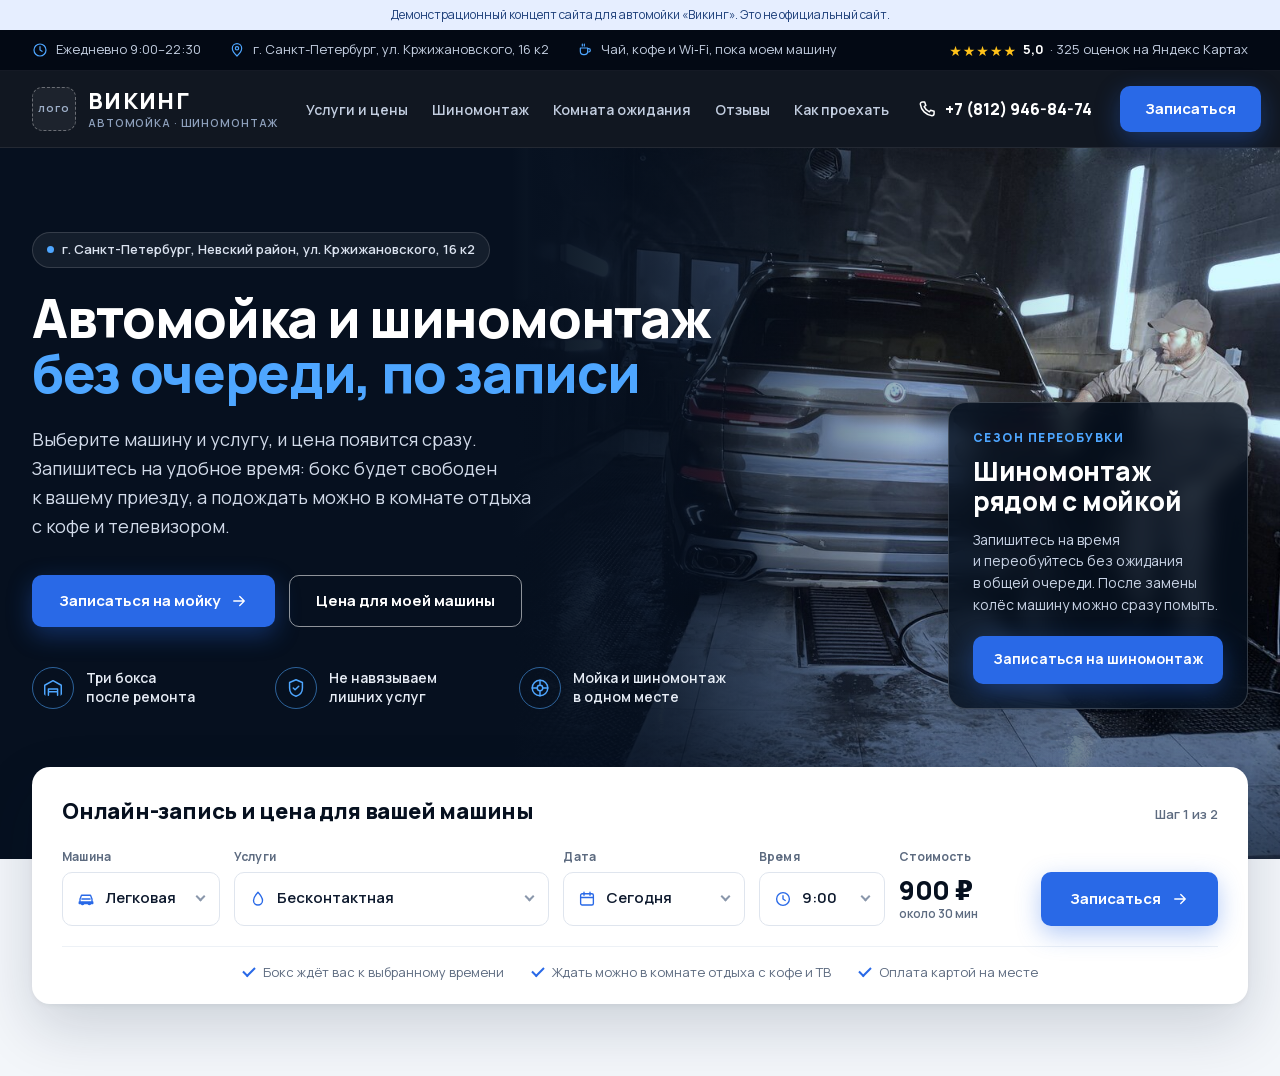
<file: index.html>
<!doctype html>
<html lang="ru">
<head>
<meta charset="utf-8">
<meta name="viewport" content="width=device-width, initial-scale=1">
<meta name="robots" content="noindex, nofollow">
<title>Викинг — автомойка и шиномонтаж на Кржижановского, Санкт-Петербург</title>
<meta name="description" content="Автомойка и шиномонтаж «Викинг»: г. Санкт-Петербург, Невский район, ул.&nbsp;Кржижановского, 16&nbsp;к2. Цена для вашей машины сразу на сайте, запись на удобное время, комната ожидания с кофе. Ежедневно 9:00–22:30.">
<meta name="theme-color" content="#030914">
<link rel="preload" href="fonts/manrope-cyrillic.woff2" as="font" type="font/woff2" crossorigin>
<link rel="preload" href="img/hero.jpg" as="image">
<link rel="stylesheet" href="fonts/fonts.css">
<link rel="stylesheet" href="style.css">
<link rel="icon" href="data:image/svg+xml,%3Csvg xmlns='http://www.w3.org/2000/svg' viewBox='0 0 32 32'%3E%3Crect width='32' height='32' rx='8' fill='%23030914'/%3E%3Ctext x='16' y='22' font-family='Arial' font-weight='700' font-size='17' text-anchor='middle' fill='%234ea6ff'%3EВ%3C/text%3E%3C/svg%3E">
</head>
<body>

<div class="demo-note">Демонстрационный концепт сайта для&nbsp;автомойки «Викинг». Это не&nbsp;официальный сайт.</div>

<div class="topbar">
  <div class="wrap topbar__row">
    <ul class="topbar__facts">
      <li>
        <svg viewBox="0 0 24 24" aria-hidden="true"><circle cx="12" cy="12" r="9"/><path d="M12 7v5l3 2"/></svg>
        Ежедневно 9:00–22:30
      </li>
      <li class="topbar__hide-sm">
        <svg viewBox="0 0 24 24" aria-hidden="true"><path d="M12 21s-7-6.2-7-11.5a7 7 0 0 1 14 0C19 14.8 12 21 12 21z"/><circle cx="12" cy="9.5" r="2.5"/></svg>
        г. Санкт-Петербург, ул.&nbsp;Кржижановского, 16&nbsp;к2
      </li>
      <li class="topbar__hide-md">
        <svg viewBox="0 0 24 24" aria-hidden="true"><path d="M5 9h11v5a5 5 0 0 1-5 5h-1a5 5 0 0 1-5-5z"/><path d="M16 10h1.5a2.5 2.5 0 0 1 0 5H16M8 3v3M11 3v3"/></svg>
        Чай, кофе и&nbsp;Wi‑Fi, пока моем машину
      </li>
    </ul>
    <a class="topbar__rating" href="https://yandex.ru/maps/org/viking/96142047344/reviews/" target="_blank" rel="noopener">
      <span class="stars" aria-hidden="true">★★★★★</span>
      <b>5,0</b> <span class="topbar__hide-sm">· 325 оценок на&nbsp;Яндекс Картах</span>
    </a>
  </div>
</div>

<header class="header">
  <div class="wrap header__row">
    <a class="logo" href="#" aria-label="Викинг — автомойка и шиномонтаж">
      <span class="logo__mark logo__mark--stub" title="Место для логотипа">лого</span>
      <span class="logo__text">
        <span class="logo__name">ВИКИНГ</span>
        <span class="logo__sub">автомойка · шиномонтаж</span>
      </span>
    </a>

    <nav class="nav" id="nav" aria-label="Разделы">
      <a href="#zapis">Услуги и&nbsp;цены</a>
      <a href="#zapis" data-service="tires">Шиномонтаж</a>
      <a href="#">Комната ожидания</a>
      <a href="https://yandex.ru/maps/org/viking/96142047344/reviews/" target="_blank" rel="noopener">Отзывы</a>
      <a href="#">Как&nbsp;проехать</a>
    </nav>

    <a class="header__phone" href="tel:+78129468474">
      <svg viewBox="0 0 24 24" aria-hidden="true"><path d="M6.6 3.5h2.6l1.4 4.2-2 1.4a12 12 0 0 0 6.3 6.3l1.4-2 4.2 1.4v2.6A2.6 2.6 0 0 1 17.9 20 15.9 15.9 0 0 1 4 6.1a2.6 2.6 0 0 1 2.6-2.6z"/></svg>
      <span>+7&nbsp;(812)&nbsp;946-84-74</span>
    </a>
    <a class="btn btn--accent header__cta" href="#zapis">Записаться</a>
    <button class="burger" type="button" aria-label="Меню" aria-expanded="false" aria-controls="nav"><span></span></button>
  </div>
</header>

<main>
  <section class="hero">
    <div class="hero__photo">
      <img src="img/hero.jpg" width="960" height="1280" alt="Мойщик «Викинга» вытирает чёрный внедорожник BMW в отремонтированном боксе">
    </div>

    <div class="wrap hero__grid">
      <div class="hero__text">
        <p class="eyebrow">г. Санкт-Петербург, Невский район, ул.&nbsp;Кржижановского, 16&nbsp;к2</p>
        <h1>Автомойка и&nbsp;шиномонтаж <span>без&nbsp;очереди, по&nbsp;записи</span></h1>
        <p class="lead">Выберите машину и&nbsp;услугу, и&nbsp;цена появится сразу. Запишитесь на&nbsp;удобное время: бокс будет свободен к&nbsp;вашему приезду, а&nbsp;подождать можно в&nbsp;комнате отдыха с&nbsp;кофе и&nbsp;телевизором.</p>

        <div class="cta">
          <a class="btn btn--accent" href="#zapis" data-focus="service">
            Записаться на&nbsp;мойку
            <svg viewBox="0 0 24 24" aria-hidden="true"><path d="M5 12h14M13 6l6 6-6 6"/></svg>
          </a>
          <a class="btn btn--ghost" href="#zapis" data-focus="car">Цена для&nbsp;моей машины</a>
        </div>

        <ul class="perks">
          <li>
            <svg viewBox="0 0 24 24" aria-hidden="true"><path d="M3 20V9l9-5 9 5v11"/><path d="M7 20v-7h10v7M7 16h10"/></svg>
            <span>Три бокса после&nbsp;ремонта</span>
          </li>
          <li>
            <svg viewBox="0 0 24 24" aria-hidden="true"><path d="M12 3l7 3v6c0 4.5-3 7.8-7 9-4-1.2-7-4.5-7-9V6z"/><path d="M9 12l2 2 4-4"/></svg>
            <span>Не&nbsp;навязываем лишних услуг</span>
          </li>
          <li>
            <svg viewBox="0 0 24 24" aria-hidden="true"><circle cx="12" cy="12" r="8.5"/><circle cx="12" cy="12" r="3"/><path d="M12 3.5v5.5M12 15v5.5M3.5 12H9M15 12h5.5"/></svg>
            <span>Мойка и&nbsp;шиномонтаж в&nbsp;одном месте</span>
          </li>
        </ul>
      </div>

      <aside class="season" aria-label="Шиномонтаж">
        <p class="season__label">Сезон переобувки</p>
        <p class="season__title">Шиномонтаж рядом с&nbsp;мойкой</p>
        <p class="season__text">Запишитесь на&nbsp;время и&nbsp;переобуйтесь без&nbsp;ожидания в&nbsp;общей очереди. После замены колёс машину можно&nbsp;сразу&nbsp;помыть.</p>
        <a class="btn btn--accent btn--block" href="#zapis" data-service="tires">Записаться на&nbsp;шиномонтаж</a>
      </aside>
    </div>
  </section>

  <section class="booking-wrap" id="zapis" aria-labelledby="booking-title">
    <div class="wrap">
      <form class="booking" id="booking" novalidate>
        <div class="booking__head">
          <h2 id="booking-title">Онлайн-запись и&nbsp;цена для&nbsp;вашей&nbsp;машины</h2>
          <p class="booking__step" id="booking-step">Шаг 1 из&nbsp;2</p>
        </div>

        <div class="booking__fields" id="step1">
          <label class="field">
            <span class="field__label">Машина</span>
            <span class="field__box">
              <svg viewBox="0 0 24 24" aria-hidden="true"><path d="M4 16v-4l2-5h12l2 5v4"/><path d="M3 16h18v2H3zM6.5 12h11"/><circle cx="7.5" cy="18" r="1.5"/><circle cx="16.5" cy="18" r="1.5"/></svg>
              <select id="car" name="car">
                <option value="0">Легковая</option>
                <option value="1">Паркетник</option>
                <option value="2">Внедорожник</option>
                <option value="3">Минивэн</option>
                <option value="4">Газель, микроавтобус</option>
              </select>
            </span>
          </label>

          <div class="field field--svc">
            <span class="field__label" id="svc-label">Услуги</span>
            <span class="field__box">
              <svg viewBox="0 0 24 24" aria-hidden="true"><path d="M12 3s6 6.6 6 11a6 6 0 0 1-12 0c0-4.4 6-11 6-11z"/></svg>
              <button class="svc-btn" id="svc-btn" type="button" aria-haspopup="true" aria-expanded="false" aria-controls="svc-pop" aria-labelledby="svc-label svc-btn"></button>
            </span>
            <div class="svc-pop" id="svc-pop" hidden>
              <p class="svc-pop__title">Мойка <span>одна на&nbsp;выбор</span></p>
              <ul class="svc-pop__list" id="svc-wash"></ul>
              <p class="svc-pop__title">Дополнительно <span>можно несколько</span></p>
              <ul class="svc-pop__list" id="svc-extra"></ul>
              <div class="svc-pop__foot">
                <span class="svc-pop__sum" id="svc-sum"></span>
                <button class="btn btn--accent svc-pop__ok" type="button" id="svc-ok">Готово</button>
              </div>
            </div>
          </div>

          <label class="field">
            <span class="field__label">Дата</span>
            <span class="field__box">
              <svg viewBox="0 0 24 24" aria-hidden="true"><rect x="3.5" y="5" width="17" height="15" rx="2"/><path d="M3.5 10h17M8 3v4M16 3v4"/></svg>
              <select id="date" name="date"></select>
            </span>
          </label>

          <label class="field">
            <span class="field__label">Время</span>
            <span class="field__box">
              <svg viewBox="0 0 24 24" aria-hidden="true"><circle cx="12" cy="12" r="8.5"/><path d="M12 7.5V12l3 2"/></svg>
              <select id="time" name="time"></select>
            </span>
          </label>

          <div class="booking__total">
            <span class="booking__price-label">Стоимость</span>
            <output class="booking__price" id="price" for="car">900&nbsp;₽</output>
          </div>

          <button class="btn btn--accent booking__submit" type="submit">
            Записаться
            <svg viewBox="0 0 24 24" aria-hidden="true"><path d="M5 12h14M13 6l6 6-6 6"/></svg>
          </button>
        </div>

        <div class="booking__fields booking__fields--contact" id="step2" hidden>
          <p class="booking__summary" id="summary"></p>
          <label class="field">
            <span class="field__label">Ваше имя</span>
            <span class="field__box field__box--input"><input id="name" name="name" autocomplete="given-name" placeholder="Как к вам обращаться"></span>
          </label>
          <label class="field">
            <span class="field__label">Телефон</span>
            <span class="field__box field__box--input"><input id="phone" name="phone" type="tel" inputmode="tel" autocomplete="tel" placeholder="+7 (___) ___-__-__"></span>
          </label>
          <button class="btn btn--ghost-dark" type="button" id="back">Назад</button>
          <button class="btn btn--accent booking__submit" type="submit">Подтвердить запись</button>
        </div>

        <div class="booking__done" id="done" hidden>
          <p><b>Готово, это демо-версия записи.</b> На&nbsp;настоящем сайте заявка сразу придёт администратору, и&nbsp;он&nbsp;перезвонит, чтобы подтвердить время.</p>
          <button class="btn btn--ghost-dark" type="button" id="again">Записать другую машину</button>
        </div>

        <ul class="booking__notes">
          <li>Бокс ждёт вас к&nbsp;выбранному времени</li>
          <li>Ждать можно в&nbsp;комнате отдыха с&nbsp;кофе и&nbsp;ТВ</li>
          <li>Оплата картой на&nbsp;месте</li>
        </ul>
      </form>
    </div>
  </section>
</main>

<script src="app.js"></script>
</body>
</html>
</file>
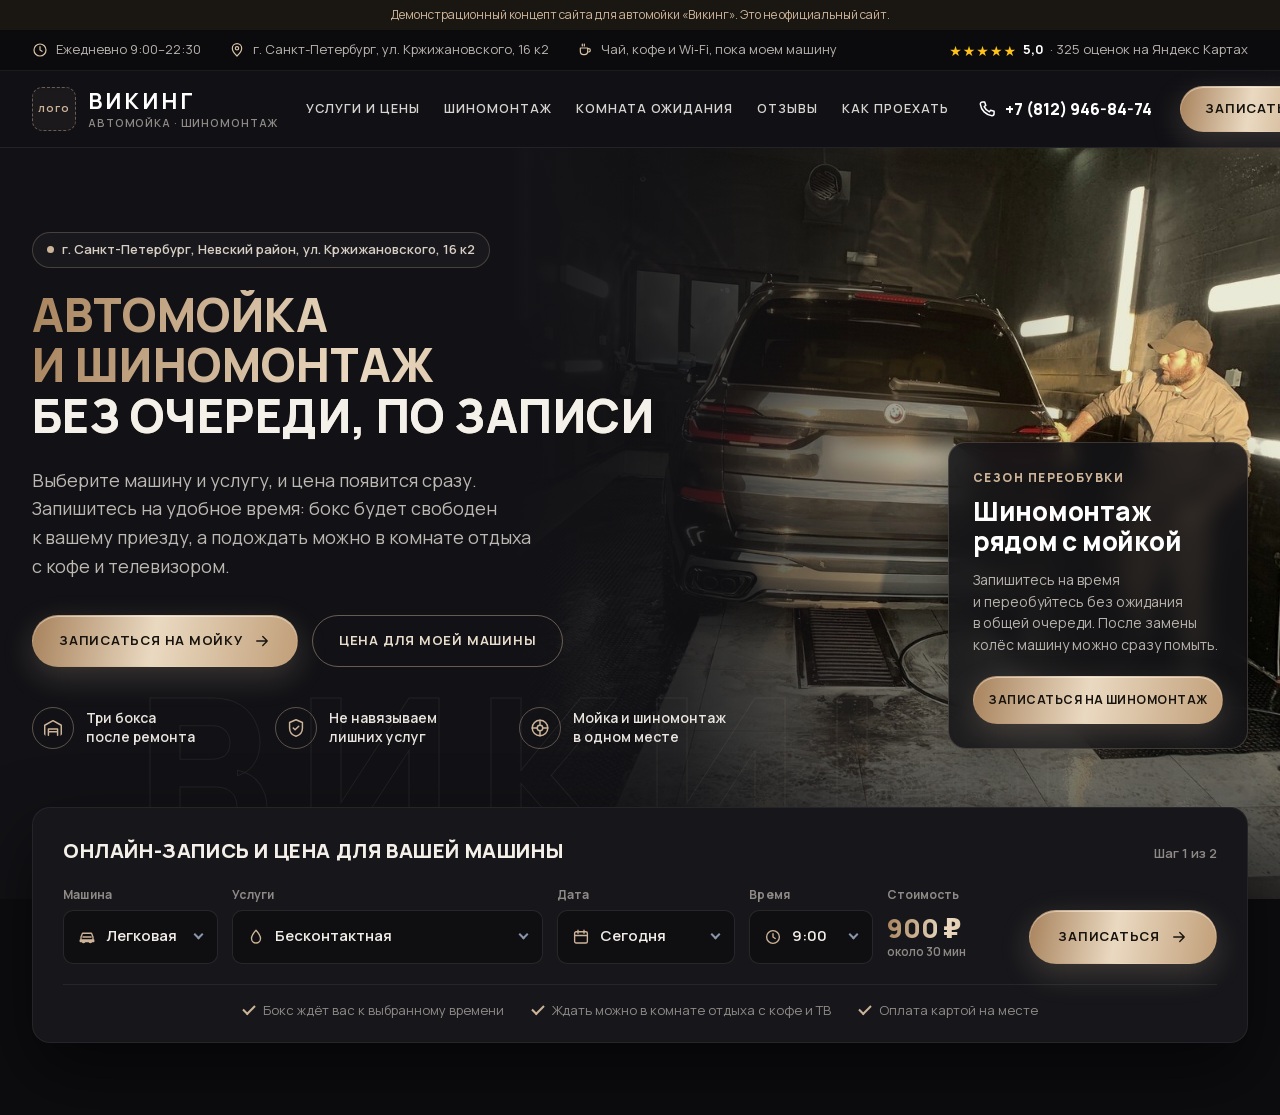
<file: gold/index.html>
<!doctype html>
<html lang="ru">
<head>
<meta charset="utf-8">
<meta name="viewport" content="width=device-width, initial-scale=1">
<meta name="robots" content="noindex, nofollow">
<title>Викинг — автомойка и шиномонтаж на Кржижановского, Санкт-Петербург</title>
<meta name="description" content="Автомойка и шиномонтаж «Викинг»: г. Санкт-Петербург, Невский район, ул.&nbsp;Кржижановского, 16&nbsp;к2. Цена для вашей машины сразу на сайте, запись на удобное время, комната ожидания с кофе. Ежедневно 9:00–22:30.">
<meta name="theme-color" content="#121216">
<link rel="preload" href="../fonts/manrope-cyrillic.woff2" as="font" type="font/woff2" crossorigin>
<link rel="preload" href="../img/hero-gold.jpg" as="image">
<link rel="stylesheet" href="../fonts/fonts.css">
<link rel="stylesheet" href="../style.css">
<link rel="stylesheet" href="gold.css">
<link rel="icon" href="data:image/svg+xml,%3Csvg xmlns='http://www.w3.org/2000/svg' viewBox='0 0 32 32'%3E%3Crect width='32' height='32' rx='8' fill='%23121216'/%3E%3Ctext x='16' y='22' font-family='Arial' font-weight='700' font-size='17' text-anchor='middle' fill='%23cdb499'%3EВ%3C/text%3E%3C/svg%3E">
</head>
<body>

<div class="demo-note">Демонстрационный концепт сайта для&nbsp;автомойки «Викинг». Это не&nbsp;официальный сайт.</div>

<div class="topbar">
  <div class="wrap topbar__row">
    <ul class="topbar__facts">
      <li>
        <svg viewBox="0 0 24 24" aria-hidden="true"><circle cx="12" cy="12" r="9"/><path d="M12 7v5l3 2"/></svg>
        Ежедневно 9:00–22:30
      </li>
      <li class="topbar__hide-sm">
        <svg viewBox="0 0 24 24" aria-hidden="true"><path d="M12 21s-7-6.2-7-11.5a7 7 0 0 1 14 0C19 14.8 12 21 12 21z"/><circle cx="12" cy="9.5" r="2.5"/></svg>
        г. Санкт-Петербург, ул.&nbsp;Кржижановского, 16&nbsp;к2
      </li>
      <li class="topbar__hide-md">
        <svg viewBox="0 0 24 24" aria-hidden="true"><path d="M5 9h11v5a5 5 0 0 1-5 5h-1a5 5 0 0 1-5-5z"/><path d="M16 10h1.5a2.5 2.5 0 0 1 0 5H16M8 3v3M11 3v3"/></svg>
        Чай, кофе и&nbsp;Wi‑Fi, пока моем машину
      </li>
    </ul>
    <a class="topbar__rating" href="https://yandex.ru/maps/org/viking/96142047344/reviews/" target="_blank" rel="noopener">
      <span class="stars" aria-hidden="true">★★★★★</span>
      <b>5,0</b> <span class="topbar__hide-sm">· 325 оценок на&nbsp;Яндекс Картах</span>
    </a>
  </div>
</div>

<header class="header">
  <div class="wrap header__row">
    <a class="logo" href="#" aria-label="Викинг — автомойка и шиномонтаж">
      <span class="logo__mark logo__mark--stub" title="Место для логотипа">лого</span>
      <span class="logo__text">
        <span class="logo__name">ВИКИНГ</span>
        <span class="logo__sub">автомойка · шиномонтаж</span>
      </span>
    </a>

    <nav class="nav" id="nav" aria-label="Разделы">
      <a href="#zapis">Услуги и&nbsp;цены</a>
      <a href="#zapis" data-service="tires">Шиномонтаж</a>
      <a href="#">Комната ожидания</a>
      <a href="https://yandex.ru/maps/org/viking/96142047344/reviews/" target="_blank" rel="noopener">Отзывы</a>
      <a href="#">Как&nbsp;проехать</a>
    </nav>

    <a class="header__phone" href="tel:+78129468474">
      <svg viewBox="0 0 24 24" aria-hidden="true"><path d="M6.6 3.5h2.6l1.4 4.2-2 1.4a12 12 0 0 0 6.3 6.3l1.4-2 4.2 1.4v2.6A2.6 2.6 0 0 1 17.9 20 15.9 15.9 0 0 1 4 6.1a2.6 2.6 0 0 1 2.6-2.6z"/></svg>
      <span>+7&nbsp;(812)&nbsp;946-84-74</span>
    </a>
    <a class="btn btn--accent header__cta" href="#zapis">Записаться</a>
    <button class="burger" type="button" aria-label="Меню" aria-expanded="false" aria-controls="nav"><span></span></button>
  </div>
</header>

<main>
  <section class="hero">
    <div class="hero__photo">
      <img src="../img/hero-gold.jpg" width="960" height="1280" alt="Мойщик «Викинга» вытирает чёрный внедорожник BMW в отремонтированном боксе">
    </div>
    <div class="hero__mark" aria-hidden="true">ВИКИНГ</div>

    <div class="wrap hero__grid">
      <div class="hero__text">
        <p class="eyebrow">г. Санкт-Петербург, Невский район, ул.&nbsp;Кржижановского, 16&nbsp;к2</p>
        <h1>Автомойка и&nbsp;шиномонтаж <span>без&nbsp;очереди, по&nbsp;записи</span></h1>
        <p class="lead">Выберите машину и&nbsp;услугу, и&nbsp;цена появится сразу. Запишитесь на&nbsp;удобное время: бокс будет свободен к&nbsp;вашему приезду, а&nbsp;подождать можно в&nbsp;комнате отдыха с&nbsp;кофе и&nbsp;телевизором.</p>

        <div class="cta">
          <a class="btn btn--accent" href="#zapis" data-focus="service">
            Записаться на&nbsp;мойку
            <svg viewBox="0 0 24 24" aria-hidden="true"><path d="M5 12h14M13 6l6 6-6 6"/></svg>
          </a>
          <a class="btn btn--ghost" href="#zapis" data-focus="car">Цена для&nbsp;моей машины</a>
        </div>

        <ul class="perks">
          <li>
            <svg viewBox="0 0 24 24" aria-hidden="true"><path d="M3 20V9l9-5 9 5v11"/><path d="M7 20v-7h10v7M7 16h10"/></svg>
            <span>Три бокса после&nbsp;ремонта</span>
          </li>
          <li>
            <svg viewBox="0 0 24 24" aria-hidden="true"><path d="M12 3l7 3v6c0 4.5-3 7.8-7 9-4-1.2-7-4.5-7-9V6z"/><path d="M9 12l2 2 4-4"/></svg>
            <span>Не&nbsp;навязываем лишних услуг</span>
          </li>
          <li>
            <svg viewBox="0 0 24 24" aria-hidden="true"><circle cx="12" cy="12" r="8.5"/><circle cx="12" cy="12" r="3"/><path d="M12 3.5v5.5M12 15v5.5M3.5 12H9M15 12h5.5"/></svg>
            <span>Мойка и&nbsp;шиномонтаж в&nbsp;одном месте</span>
          </li>
        </ul>
      </div>

      <aside class="season" aria-label="Шиномонтаж">
        <p class="season__label">Сезон переобувки</p>
        <p class="season__title">Шиномонтаж рядом с&nbsp;мойкой</p>
        <p class="season__text">Запишитесь на&nbsp;время и&nbsp;переобуйтесь без&nbsp;ожидания в&nbsp;общей очереди. После замены колёс машину можно&nbsp;сразу&nbsp;помыть.</p>
        <a class="btn btn--accent btn--block" href="#zapis" data-service="tires">Записаться на&nbsp;шиномонтаж</a>
      </aside>
    </div>
  </section>

  <section class="booking-wrap" id="zapis" aria-labelledby="booking-title">
    <div class="wrap">
      <form class="booking" id="booking" novalidate>
        <div class="booking__head">
          <h2 id="booking-title">Онлайн-запись и&nbsp;цена для&nbsp;вашей&nbsp;машины</h2>
          <p class="booking__step" id="booking-step">Шаг 1 из&nbsp;2</p>
        </div>

        <div class="booking__fields" id="step1">
          <label class="field">
            <span class="field__label">Машина</span>
            <span class="field__box">
              <svg viewBox="0 0 24 24" aria-hidden="true"><path d="M4 16v-4l2-5h12l2 5v4"/><path d="M3 16h18v2H3zM6.5 12h11"/><circle cx="7.5" cy="18" r="1.5"/><circle cx="16.5" cy="18" r="1.5"/></svg>
              <select id="car" name="car">
                <option value="0">Легковая</option>
                <option value="1">Паркетник</option>
                <option value="2">Внедорожник</option>
                <option value="3">Минивэн</option>
                <option value="4">Газель, микроавтобус</option>
              </select>
            </span>
          </label>

          <div class="field field--svc">
            <span class="field__label" id="svc-label">Услуги</span>
            <span class="field__box">
              <svg viewBox="0 0 24 24" aria-hidden="true"><path d="M12 3s6 6.6 6 11a6 6 0 0 1-12 0c0-4.4 6-11 6-11z"/></svg>
              <button class="svc-btn" id="svc-btn" type="button" aria-haspopup="true" aria-expanded="false" aria-controls="svc-pop" aria-labelledby="svc-label svc-btn"></button>
            </span>
            <div class="svc-pop" id="svc-pop" hidden>
              <p class="svc-pop__title">Мойка <span>одна на&nbsp;выбор</span></p>
              <ul class="svc-pop__list" id="svc-wash"></ul>
              <p class="svc-pop__title">Дополнительно <span>можно несколько</span></p>
              <ul class="svc-pop__list" id="svc-extra"></ul>
              <div class="svc-pop__foot">
                <span class="svc-pop__sum" id="svc-sum"></span>
                <button class="btn btn--accent svc-pop__ok" type="button" id="svc-ok">Готово</button>
              </div>
            </div>
          </div>

          <label class="field">
            <span class="field__label">Дата</span>
            <span class="field__box">
              <svg viewBox="0 0 24 24" aria-hidden="true"><rect x="3.5" y="5" width="17" height="15" rx="2"/><path d="M3.5 10h17M8 3v4M16 3v4"/></svg>
              <select id="date" name="date"></select>
            </span>
          </label>

          <label class="field">
            <span class="field__label">Время</span>
            <span class="field__box">
              <svg viewBox="0 0 24 24" aria-hidden="true"><circle cx="12" cy="12" r="8.5"/><path d="M12 7.5V12l3 2"/></svg>
              <select id="time" name="time"></select>
            </span>
          </label>

          <div class="booking__total">
            <span class="booking__price-label">Стоимость</span>
            <output class="booking__price" id="price" for="car">900&nbsp;₽</output>
          </div>

          <button class="btn btn--accent booking__submit" type="submit">
            Записаться
            <svg viewBox="0 0 24 24" aria-hidden="true"><path d="M5 12h14M13 6l6 6-6 6"/></svg>
          </button>
        </div>

        <div class="booking__fields booking__fields--contact" id="step2" hidden>
          <p class="booking__summary" id="summary"></p>
          <label class="field">
            <span class="field__label">Ваше имя</span>
            <span class="field__box field__box--input"><input id="name" name="name" autocomplete="given-name" placeholder="Как к вам обращаться"></span>
          </label>
          <label class="field">
            <span class="field__label">Телефон</span>
            <span class="field__box field__box--input"><input id="phone" name="phone" type="tel" inputmode="tel" autocomplete="tel" placeholder="+7 (___) ___-__-__"></span>
          </label>
          <button class="btn btn--ghost-dark" type="button" id="back">Назад</button>
          <button class="btn btn--accent booking__submit" type="submit">Подтвердить запись</button>
        </div>

        <div class="booking__done" id="done" hidden>
          <p><b>Готово, это демо-версия записи.</b> На&nbsp;настоящем сайте заявка сразу придёт администратору, и&nbsp;он&nbsp;перезвонит, чтобы подтвердить время.</p>
          <button class="btn btn--ghost-dark" type="button" id="again">Записать другую машину</button>
        </div>

        <ul class="booking__notes">
          <li>Бокс ждёт вас к&nbsp;выбранному времени</li>
          <li>Ждать можно в&nbsp;комнате отдыха с&nbsp;кофе и&nbsp;ТВ</li>
          <li>Оплата картой на&nbsp;месте</li>
        </ul>
      </form>
    </div>
  </section>
</main>

<script src="../app.js"></script>
</body>
</html>
</file>
<file: fonts/fonts.css>
@font-face{font-family:'Manrope';font-style:normal;font-weight:400 800;font-display:swap;src:url(manrope-cyrillic.woff2) format('woff2');unicode-range:U+0301,U+0400-045F,U+0490-0491,U+04B0-04B1,U+2116}
@font-face{font-family:'Manrope';font-style:normal;font-weight:400 800;font-display:swap;src:url(manrope-latin.woff2) format('woff2');unicode-range:U+0000-00FF,U+0131,U+0152-0153,U+02BB-02BC,U+02C6,U+02DA,U+02DC,U+0304,U+0308,U+0329,U+2000-206F,U+20AC,U+2122,U+2191,U+2193,U+2212,U+2215,U+FEFF,U+FFFD}
</file>
<file: style.css>
:root {
  --navy-950: #030914;
  --navy-900: #06101f;
  --navy-800: #0c1a31;
  --navy-700: #18294a;
  --line-dark: rgba(255, 255, 255, .14);
  --accent: #2969e7;
  --accent-hover: #4380f5;
  --accent-light: #4ea6ff;
  --star: #ffc21a;
  --ink: #0e1a2e;
  --muted: #5d6b80;
  --muted-dark: #b3c0d6;
  --line: #dfe5ee;
  --bg: #f3f6fa;
  --radius: 14px;
  --wrap: 1240px;
  --pad: 32px;
}

*, *::before, *::after { box-sizing: border-box; }

html { -webkit-text-size-adjust: 100%; scroll-behavior: smooth; }

body {
  margin: 0;
  font-family: 'Manrope', system-ui, -apple-system, 'Segoe UI', sans-serif;
  font-size: 16px;
  line-height: 1.5;
  color: var(--ink);
  background: var(--bg);
  -webkit-font-smoothing: antialiased;
}

img { display: block; max-width: 100%; }
a { color: inherit; text-decoration: none; }
button, input, select { font: inherit; color: inherit; }

svg { width: 18px; height: 18px; flex: none; fill: none; stroke: currentColor; stroke-width: 1.8; stroke-linecap: round; stroke-linejoin: round; }

.wrap { width: 100%; max-width: calc(var(--wrap) + var(--pad) * 2); margin: 0 auto; padding: 0 var(--pad); }

/* Демо-плашка */
.demo-note {
  padding: 6px 16px;
  font-size: 12px;
  text-align: center;
  color: #1d3f7a;
  background: #e6eeff;
}

/* Верхняя полоса */
.topbar { background: var(--navy-950); color: #c3cee0; font-size: 13px; border-bottom: 1px solid rgba(255, 255, 255, .07); }
.topbar__row { display: flex; align-items: center; justify-content: space-between; gap: 24px; min-height: 40px; }
.topbar__facts { display: flex; gap: 28px; margin: 0; padding: 0; list-style: none; }
.topbar__facts li { display: flex; align-items: center; gap: 8px; white-space: nowrap; }
.topbar__facts svg { width: 16px; height: 16px; color: var(--accent-light); }
.topbar__rating { display: flex; align-items: center; gap: 6px; white-space: nowrap; }
.topbar__rating:hover { color: #fff; }
.topbar__rating b { color: #fff; }
.stars { color: var(--star); letter-spacing: 1px; font-size: 14px; }

/* Шапка */
.header { position: sticky; top: 0; z-index: 20; background: rgba(3, 9, 20, .94); border-bottom: 1px solid rgba(255, 255, 255, .08); -webkit-backdrop-filter: blur(12px); backdrop-filter: blur(12px); }
.header__row { display: flex; align-items: center; gap: 28px; min-height: 76px; }

.logo { display: flex; align-items: center; gap: 12px; flex: none; }
.logo__mark { width: 44px; height: 44px; stroke: none; }
.logo__mark--stub {
  display: grid; place-items: center; flex: none;
  border: 1.5px dashed rgba(255, 255, 255, .35); border-radius: 10px;
  font-size: 9px; font-weight: 800; letter-spacing: .1em; text-transform: uppercase;
  color: #9fb0c9; background: rgba(255, 255, 255, .05);
}
.logo__text { display: flex; flex-direction: column; line-height: 1.1; }
.logo__name { font-size: 22px; font-weight: 800; letter-spacing: .06em; color: #fff; }
.logo__sub { margin-top: 3px; font-size: 11px; font-weight: 600; letter-spacing: .08em; text-transform: uppercase; color: #8fa1bd; }

.nav { display: flex; gap: 24px; margin: 0 auto; font-size: 14px; font-weight: 600; }
.nav a { position: relative; padding: 26px 0; white-space: nowrap; color: #c3cee0; transition: color .15s; }
.nav a:hover { color: #fff; }
.nav a.is-active { color: #fff; }
.nav a.is-active::after { content: ''; position: absolute; left: 0; right: 0; bottom: -1px; height: 3px; border-radius: 3px 3px 0 0; background: var(--accent); }

.header__phone { display: flex; align-items: center; gap: 8px; font-weight: 800; font-size: 16px; color: #fff; white-space: nowrap; }
.header__phone svg { width: 20px; height: 20px; }

.burger { display: none; }

/* Кнопки */
.btn {
  display: inline-flex; align-items: center; justify-content: center; gap: 10px;
  min-height: 52px; padding: 0 26px;
  border: 1.5px solid transparent; border-radius: 10px;
  font-weight: 700; font-size: 15px; line-height: 1.2; white-space: nowrap;
  cursor: pointer; transition: background .15s, border-color .15s, color .15s, transform .15s;
}
.btn:active { transform: translateY(1px); }
.btn--accent { background: var(--accent); color: #fff; box-shadow: 0 8px 24px rgba(41, 105, 231, .35); }
.btn--accent:hover { background: var(--accent-hover); }
.btn--ghost { border-color: rgba(255, 255, 255, .55); color: #fff; }
.btn--ghost:hover { border-color: #fff; background: rgba(255, 255, 255, .08); }
.btn--navy { background: var(--navy-800); color: #fff; }
.btn--navy:hover { background: var(--navy-700); }
.btn--ghost-dark { border-color: var(--line); background: #fff; color: var(--navy-900); }
.btn--ghost-dark:hover { border-color: #b9c4d4; }
.btn--block { width: 100%; }
.header__cta { min-height: 46px; padding: 0 24px; }

/* Первый экран */
.hero {
  position: relative;
  overflow: hidden;
  padding: 84px 0 150px;
  color: #fff;
  background: var(--navy-900);
}
.hero__photo { position: absolute; top: 0; right: 0; bottom: 0; width: 60%; }
.hero__photo img { width: 100%; height: 100%; object-fit: cover; object-position: 50% 52%; }
.hero__photo::after {
  content: '';
  position: absolute; inset: 0;
  background:
    linear-gradient(90deg, var(--navy-900) 0%, rgba(6, 16, 31, .82) 22%, rgba(6, 16, 31, .2) 55%, rgba(6, 16, 31, 0) 75%),
    linear-gradient(0deg, rgba(6, 16, 31, .75) 0%, rgba(6, 16, 31, 0) 35%);
}

.hero__grid { position: relative; display: grid; grid-template-columns: minmax(0, 700px) 1fr; align-items: end; gap: 40px; }

.eyebrow {
  display: inline-flex; align-items: center; gap: 8px;
  margin: 0 0 22px; padding: 7px 14px;
  border: 1px solid var(--line-dark); border-radius: 999px;
  font-size: 13px; font-weight: 600; color: #dbe3f0;
  background: rgba(255, 255, 255, .06);
}
.eyebrow::before { content: ''; width: 7px; height: 7px; border-radius: 50%; background: var(--accent-light); }

h1 {
  margin: 0;
  font-size: clamp(36px, 4.2vw, 58px);
  font-weight: 800;
  line-height: 1.04;
  letter-spacing: -.025em;
}
h1 span { display: block; color: var(--accent-light); }

.lead { max-width: 540px; margin: 24px 0 0; font-size: 18px; line-height: 1.6; color: #d2dbea; }

.cta { display: flex; flex-wrap: wrap; gap: 14px; margin-top: 34px; }
.cta svg { width: 18px; height: 18px; }

.perks { display: flex; flex-wrap: wrap; gap: 14px 30px; margin: 40px 0 0; padding: 0; list-style: none; }
.perks li { display: flex; flex: 1 1 0; align-items: center; gap: 12px; min-width: 0; font-size: 14px; font-weight: 600; line-height: 1.35; color: #e6ecf5; }
.perks svg { box-sizing: content-box; width: 22px; height: 22px; padding: 9px; border: 1.5px solid rgba(78, 166, 255, .55); border-radius: 50%; color: var(--accent-light); stroke-width: 1.6; }

/* Карточка сезона */
.season {
  justify-self: end;
  width: 300px;
  padding: 26px 24px 24px;
  border: 1px solid rgba(255, 255, 255, .18);
  border-radius: 18px;
  background: rgba(6, 16, 31, .82);
  -webkit-backdrop-filter: blur(10px);
  backdrop-filter: blur(10px);
  box-shadow: 0 20px 50px rgba(0, 0, 0, .35);
}
.season__label { margin: 0; font-size: 12px; font-weight: 800; letter-spacing: .12em; text-transform: uppercase; color: var(--accent-light); }
.season__title { margin: 10px 0 0; font-size: 26px; font-weight: 800; line-height: 1.15; letter-spacing: -.01em; }
.season__text { margin: 12px 0 20px; font-size: 14px; line-height: 1.55; color: #c9d4e6; }
.season .btn { min-height: 48px; font-size: 14px; }

/* Запись */
.booking-wrap { position: relative; z-index: 2; margin-top: -92px; padding-bottom: 72px; }

.booking {
  padding: 28px 30px 22px;
  border-radius: 18px;
  background: #fff;
  box-shadow: 0 24px 60px rgba(9, 25, 51, .16), 0 2px 6px rgba(9, 25, 51, .06);
}
.booking__head { display: flex; align-items: baseline; justify-content: space-between; gap: 16px; margin-bottom: 20px; }
.booking h2 { margin: 0; font-size: 22px; font-weight: 800; letter-spacing: -.01em; color: var(--navy-900); }
.booking__step { margin: 0; font-size: 13px; font-weight: 600; color: var(--muted); white-space: nowrap; }

.booking__fields {
  display: grid;
  grid-template-columns: 1fr 2fr 1.15fr .8fr auto auto;
  align-items: end;
  gap: 14px;
}
.booking__fields[hidden], .booking__done[hidden] { display: none; }
.booking__fields--contact { grid-template-columns: 1.4fr 1fr 1fr auto auto; }

.field { display: flex; flex-direction: column; gap: 6px; min-width: 0; }
.field__label { font-size: 12px; font-weight: 700; letter-spacing: .02em; color: var(--muted); }
.field__box {
  position: relative; display: flex; align-items: center;
  height: 54px; border: 1.5px solid var(--line); border-radius: 10px;
  background: #fff; transition: border-color .15s, box-shadow .15s;
}
.field__box:focus-within { border-color: var(--accent); box-shadow: 0 0 0 3px rgba(41, 105, 231, .15); }
.field__box > svg { position: absolute; left: 14px; color: var(--accent); pointer-events: none; }
.field__box::after {
  content: ''; position: absolute; right: 15px; top: 50%;
  width: 7px; height: 7px; margin-top: -6px;
  border-right: 2px solid #8a97ab; border-bottom: 2px solid #8a97ab;
  transform: rotate(45deg); pointer-events: none;
}
.field__box--input::after { display: none; }
.field__box select, .field__box input {
  width: 100%; height: 100%; min-width: 0;
  padding: 0 34px 0 42px; border: 0; border-radius: 10px;
  font-size: 15px; font-weight: 600; color: var(--ink);
  background: transparent; outline: none;
  -webkit-appearance: none; appearance: none; cursor: pointer;
  text-overflow: ellipsis;
}
.field__box input { padding: 0 16px; cursor: text; }
.field__box input::placeholder { color: #9aa6b8; font-weight: 500; }

.booking__total { display: flex; flex-direction: column; gap: 6px; min-width: 128px; }
.booking__price-label { font-size: 12px; font-weight: 700; color: var(--muted); }
.booking__price {
  display: flex; flex-direction: column; justify-content: center; height: 54px;
  white-space: nowrap; color: var(--navy-900);
}
.booking__sum { font-size: 26px; font-weight: 800; line-height: 1.1; letter-spacing: -.01em; }
.booking__dur { margin-top: 3px; font-size: 12px; font-weight: 600; line-height: 1.2; color: var(--muted); }
.booking__price.is-text .booking__sum { font-size: 15px; line-height: 1.25; }
.booking__submit { height: 54px; padding: 0 28px; }

.booking__summary { align-self: center; margin: 0; font-size: 14px; line-height: 1.45; color: var(--muted); }
.booking__summary b { color: var(--navy-900); }

.booking__done { display: flex; align-items: center; justify-content: space-between; gap: 24px; padding: 6px 0; }
.booking__done p { margin: 0; max-width: 760px; font-size: 15px; color: #2b3a52; }

.booking__notes { display: flex; flex-wrap: wrap; justify-content: center; gap: 8px 28px; margin: 20px 0 0; padding: 16px 0 0; border-top: 1px solid #edf1f6; list-style: none; font-size: 13px; color: var(--muted); }
.booking__notes li { display: flex; align-items: center; gap: 8px; }
.booking__notes li::before { content: ''; width: 12px; height: 7px; margin-top: -3px; border-left: 2px solid var(--accent); border-bottom: 2px solid var(--accent); transform: rotate(-45deg); }

.field.is-error .field__box { border-color: #d64545; }

/* Выбор нескольких услуг */
.field--svc { position: relative; }
.svc-btn {
  width: 100%; height: 100%; min-width: 0; padding: 0 34px 0 42px;
  border: 0; border-radius: 10px; background: transparent;
  font-size: 15px; font-weight: 600; text-align: left; color: var(--ink);
  white-space: nowrap; overflow: hidden; text-overflow: ellipsis;
  cursor: pointer; outline: none;
}
.svc-btn.is-empty { color: #9aa6b8; }
.svc-pop {
  position: absolute; z-index: 30; top: calc(100% + 8px); left: 0;
  width: max(100%, 460px); padding: 16px 16px 14px;
  border: 1px solid var(--line); border-radius: 14px; background: #fff;
  box-shadow: 0 24px 50px rgba(9, 25, 51, .18);
}
.svc-pop[hidden] { display: none; }
.svc-pop__title { margin: 0 0 6px 4px; font-size: 13px; font-weight: 800; color: var(--navy-900); }
.svc-pop__title span { margin-left: 6px; font-weight: 600; color: var(--muted); }
.svc-pop__list { margin: 0 0 12px; padding: 0; list-style: none; }
.svc-row {
  display: grid; grid-template-columns: 20px 1fr auto; align-items: center; gap: 10px;
  padding: 8px 6px; border-radius: 8px; font-size: 14px; cursor: pointer;
}
.svc-row:hover { background: var(--bg); }
.svc-row input { width: 18px; height: 18px; margin: 0; accent-color: var(--accent); cursor: pointer; }
.svc-row__name { font-weight: 600; color: var(--ink); }
.svc-row__price { font-weight: 700; color: var(--navy-900); white-space: nowrap; }
.svc-row input:not(:checked) ~ .svc-row__price { color: var(--muted); font-weight: 600; }
.svc-pop__foot { display: flex; align-items: center; justify-content: space-between; gap: 14px; padding-top: 12px; border-top: 1px solid #edf1f6; }
.svc-pop__sum { font-size: 13px; line-height: 1.4; color: var(--muted); }
.svc-pop__sum b { color: var(--navy-900); }
.svc-pop__ok { min-height: 42px; padding: 0 20px; font-size: 14px; }

/* ── Планшет ── */
@media (max-width: 1180px) {
  .topbar__hide-md { display: none !important; }
  .nav { gap: 20px; }
  .nav a:nth-child(3), .nav a:nth-child(5) { display: none; }
  .booking__fields { grid-template-columns: repeat(4, 1fr); }
  .booking__total { grid-column: 1 / 3; flex-direction: row; align-items: center; gap: 14px; }
  .booking__total .booking__price { height: auto; }
  .booking__submit { grid-column: 3 / 5; }
  .booking__fields--contact { grid-template-columns: 1fr 1fr; }
  .booking__fields--contact .booking__summary { grid-column: 1 / -1; }
  .booking__fields--contact .booking__submit { grid-column: auto; }
}

@media (max-width: 1000px) {
  .topbar__facts .topbar__hide-sm { display: none; }
  .header__row { gap: 16px; }
  .nav {
    position: absolute; top: 100%; left: 0; right: 0;
    display: none; flex-direction: column; gap: 0; margin: 0;
    padding: 8px var(--pad) 16px; background: var(--navy-950); border-bottom: 1px solid rgba(255, 255, 255, .08);
    box-shadow: 0 16px 30px rgba(9, 25, 51, .08);
  }
  .nav.is-open { display: flex; }
  .nav a { padding: 12px 0; border-bottom: 1px solid rgba(255, 255, 255, .07); }
  .nav a:nth-child(3), .nav a:nth-child(5) { display: block; }
  .nav a.is-active::after { display: none; }
  .header__phone { margin-left: auto; }
  .burger {
    display: grid; place-items: center; width: 46px; height: 46px; padding: 0;
    border: 1.5px solid rgba(255, 255, 255, .2); border-radius: 10px; background: transparent; cursor: pointer;
  }
  .burger span, .burger span::before, .burger span::after { display: block; width: 18px; height: 2px; border-radius: 2px; background: #fff; }
  .burger span { position: relative; }
  .burger span::before, .burger span::after { content: ''; position: absolute; left: 0; }
  .burger span::before { top: -6px; }
  .burger span::after { top: 6px; }

  .hero__grid { grid-template-columns: 1fr; }
  .hero__photo { width: 75%; }
  .hero__photo::after { background: linear-gradient(90deg, rgba(6, 16, 31, .96) 0%, rgba(6, 16, 31, .8) 45%, rgba(6, 16, 31, .3) 85%), linear-gradient(0deg, rgba(6, 16, 31, .8) 0%, rgba(6, 16, 31, 0) 40%); }
  .season { justify-self: start; }
}

/* ── Телефон ── */
@media (max-width: 720px) {
  :root { --pad: 16px; }
  body { font-size: 15px; }

  .topbar { font-size: 12px; }
  .topbar__hide-sm { display: none !important; }
  .topbar__row { min-height: 36px; }

  .header__row { min-height: 64px; gap: 10px; }
  .logo__mark { width: 40px; height: 40px; }
  .logo__name { font-size: 19px; }
  .logo__sub { font-size: 9.5px; }
  .header__phone span, .header__cta { display: none; }
  .header__phone {
    display: grid; place-items: center; width: 46px; height: 46px;
    border-radius: 10px; background: var(--accent); color: #fff;
  }

  .hero { padding: 0 0 120px; }
  .hero__photo { position: relative; width: 100%; height: 330px; }
  .hero__photo img { object-position: 50% 48%; }
  .hero__photo::after { background: linear-gradient(0deg, var(--navy-900) 0%, rgba(6, 16, 31, .15) 45%, rgba(6, 16, 31, 0) 70%); }
  .hero__grid { margin-top: -64px; gap: 28px; }

  .eyebrow { margin-bottom: 16px; padding: 6px 12px; font-size: 12px; border-radius: 12px; align-items: flex-start; }
  .eyebrow::before { margin-top: 5px; flex: none; }
  h1 { font-size: 34px; line-height: 1.08; }
  .lead { margin-top: 16px; font-size: 16px; }
  .cta { flex-direction: column; margin-top: 26px; }
  .cta .btn { width: 100%; }
  .perks { flex-direction: column; gap: 12px; margin-top: 28px; }
  .perks li { flex: none; max-width: none; }
  .perks svg { width: 26px; height: 26px; }

  .season { width: 100%; }
  .season__title { font-size: 22px; }

  .booking-wrap { margin-top: -84px; padding-bottom: 48px; }
  .booking { padding: 22px 16px 16px; border-radius: 16px; }
  .booking__head { flex-direction: column; gap: 4px; margin-bottom: 16px; }
  .booking h2 { font-size: 20px; line-height: 1.25; }
  .booking__fields { grid-template-columns: 1fr 1fr; gap: 12px; }
  .booking__fields > .field:nth-child(-n+2) { grid-column: 1 / -1; }
  .booking__total { grid-column: 1 / -1; justify-content: space-between; }
  .booking__price { align-items: flex-end; text-align: right; }
  .booking__sum { font-size: 24px; }
  .booking__submit { grid-column: 1 / -1; width: 100%; }
  .booking__fields--contact .field { grid-column: 1 / -1; }
  .svc-pop { position: static; width: 100%; margin-top: 8px; padding: 12px 8px; box-shadow: none; }
  .svc-row { gap: 8px; padding: 9px 6px; }
  .svc-pop__foot { flex-direction: column; align-items: stretch; }
  .booking__fields--contact .btn { grid-column: auto; }
  .booking__done { flex-direction: column; align-items: stretch; }
  .booking__notes { flex-direction: column; align-items: flex-start; gap: 8px; }
}

@media (prefers-reduced-motion: reduce) {
  html { scroll-behavior: auto; }
  * { transition: none !important; }
}
.booking-wrap { scroll-margin-top: 84px; }
</file>
<file: gold/gold.css>
/* Вариант «графит и шампань»: поверх основного style.css меняет только цвет и характер.
   Референс — тёмный премиальный лендинг детейлинга (Pinterest 605874956165158621). */
:root {
  --navy-950: #0b0b0e;
  --navy-900: #121216;
  --navy-800: #1b1b20;
  --navy-700: #26262c;
  --accent: #cdb499;
  --accent-hover: #e2d0b6;
  --accent-light: #d9c3a5;
  --ink: #f1ece6;
  --muted: #8f8a86;
  --line: rgba(255, 255, 255, .1);
  --bg: #0d0d10;
  --gold: linear-gradient(100deg, #a8835d 0%, #ead9c1 46%, #c19f79 100%);
}

body { background: var(--bg); color: var(--ink); }

.demo-note { background: #1a1713; color: var(--accent); }

.topbar { background: var(--navy-950); color: #b9b3ad; }

.header { background: rgba(18, 18, 22, .92); }
.nav { font-size: 12.5px; letter-spacing: .08em; text-transform: uppercase; }
.nav a { color: #d8d4cf; }
.logo__name { font-weight: 700; letter-spacing: .14em; }
.logo__sub { color: var(--muted); }
.logo__mark--stub { border-color: rgba(205, 180, 153, .45); color: var(--accent); background: rgba(205, 180, 153, .05); }

/* Кнопки-«таблетки» с золотым градиентом */
.btn { border-radius: 999px; font-size: 13px; letter-spacing: .06em; text-transform: uppercase; }
.btn--accent {
  background: var(--gold); color: #17130e;
  box-shadow: 0 10px 30px rgba(205, 180, 153, .22), inset 0 1px 0 rgba(255, 255, 255, .45);
}
.btn--accent:hover { background: var(--gold); filter: brightness(1.07); }
.btn--ghost { border-color: rgba(205, 180, 153, .45); color: #e8dccb; }
.btn--ghost:hover { border-color: var(--accent); background: rgba(205, 180, 153, .08); }
.btn--ghost-dark { border-color: var(--line); background: transparent; color: #e8dccb; }
.btn--ghost-dark:hover { border-color: rgba(205, 180, 153, .45); }

/* Первый экран */
.hero { background: var(--navy-900); }
.hero__photo::after {
  background:
    linear-gradient(90deg, #121216 0%, rgba(18, 18, 22, .85) 22%, rgba(18, 18, 22, .25) 55%, rgba(18, 18, 22, 0) 75%),
    linear-gradient(0deg, rgba(18, 18, 22, .8) 0%, rgba(18, 18, 22, 0) 35%);
}
.hero__mark {
  position: absolute; left: 50%; bottom: 18px; transform: translateX(-50%);
  font-size: clamp(110px, 17vw, 250px); font-weight: 800; line-height: 1; letter-spacing: .1em;
  color: transparent; -webkit-text-stroke: 1px rgba(205, 180, 153, .09);
  white-space: nowrap; pointer-events: none; user-select: none;
}

.eyebrow { border-color: rgba(205, 180, 153, .25); color: #d8cfc4; background: rgba(255, 255, 255, .03); }
.eyebrow::before { background: var(--accent); }

h1 {
  font-size: clamp(34px, 3.6vw, 52px); line-height: 1.1; letter-spacing: .01em; text-transform: uppercase;
  background: var(--gold); -webkit-background-clip: text; background-clip: text; color: transparent;
}
h1 span { color: #f4f0ea; }

.lead { color: #bdb8b2; }
.perks li { color: #e9e4de; }
.perks svg { border-color: rgba(205, 180, 153, .4); color: var(--accent); }

.season { background: rgba(20, 20, 24, .86); border-color: rgba(205, 180, 153, .22); }
.season__label { color: var(--accent); }
.season__text { color: #b9b3ad; }
.season .btn { padding: 0 14px; font-size: 12px; letter-spacing: .04em; }

/* Запись — тёмная карточка */
.booking {
  background: #17171b; border: 1px solid rgba(255, 255, 255, .06);
  box-shadow: 0 30px 70px rgba(0, 0, 0, .55);
  color-scheme: dark;
}
.booking h2 { color: #f4efe8; font-size: 20px; letter-spacing: .03em; text-transform: uppercase; }
.field__box { background: #0f0f12; border-color: rgba(255, 255, 255, .1); }
.field__box:focus-within { border-color: var(--accent); box-shadow: 0 0 0 3px rgba(205, 180, 153, .15); }
.field__box > svg { color: var(--accent); }
.field__box select, .field__box input, .svc-btn { color: var(--ink); }
.field__box select option { background: #17171b; color: var(--ink); }
.svc-btn.is-empty { color: var(--muted); }
.booking__sum { background: var(--gold); -webkit-background-clip: text; background-clip: text; color: transparent; }
.booking__summary b, .svc-pop__sum b { color: var(--ink); }
.booking__done p { color: #d8d2cb; }
.booking__notes { border-top-color: rgba(255, 255, 255, .07); }

.svc-pop { background: #1b1b20; border-color: rgba(255, 255, 255, .1); box-shadow: 0 24px 50px rgba(0, 0, 0, .6); }
.svc-pop__title { color: var(--ink); }
.svc-row:hover { background: rgba(255, 255, 255, .04); }
.svc-row__name { color: #ece6df; }
.svc-row__price { color: var(--accent-hover); }
.svc-pop__foot { border-top-color: rgba(255, 255, 255, .08); }

@media (max-width: 1000px) {
  .hero__photo::after {
    background:
      linear-gradient(90deg, rgba(18, 18, 22, .96) 0%, rgba(18, 18, 22, .8) 45%, rgba(18, 18, 22, .3) 85%),
      linear-gradient(0deg, rgba(18, 18, 22, .8) 0%, rgba(18, 18, 22, 0) 40%);
  }
  .nav { font-size: 13px; }
}

@media (max-width: 720px) {
  .header__phone { background: var(--gold); color: #17130e; }
  .hero__photo::after { background: linear-gradient(0deg, #121216 0%, rgba(18, 18, 22, .15) 45%, rgba(18, 18, 22, 0) 70%); }
  .hero__mark { display: none; }
  h1 { font-size: 30px; }
  .booking h2 { font-size: 18px; }
}
</file>
